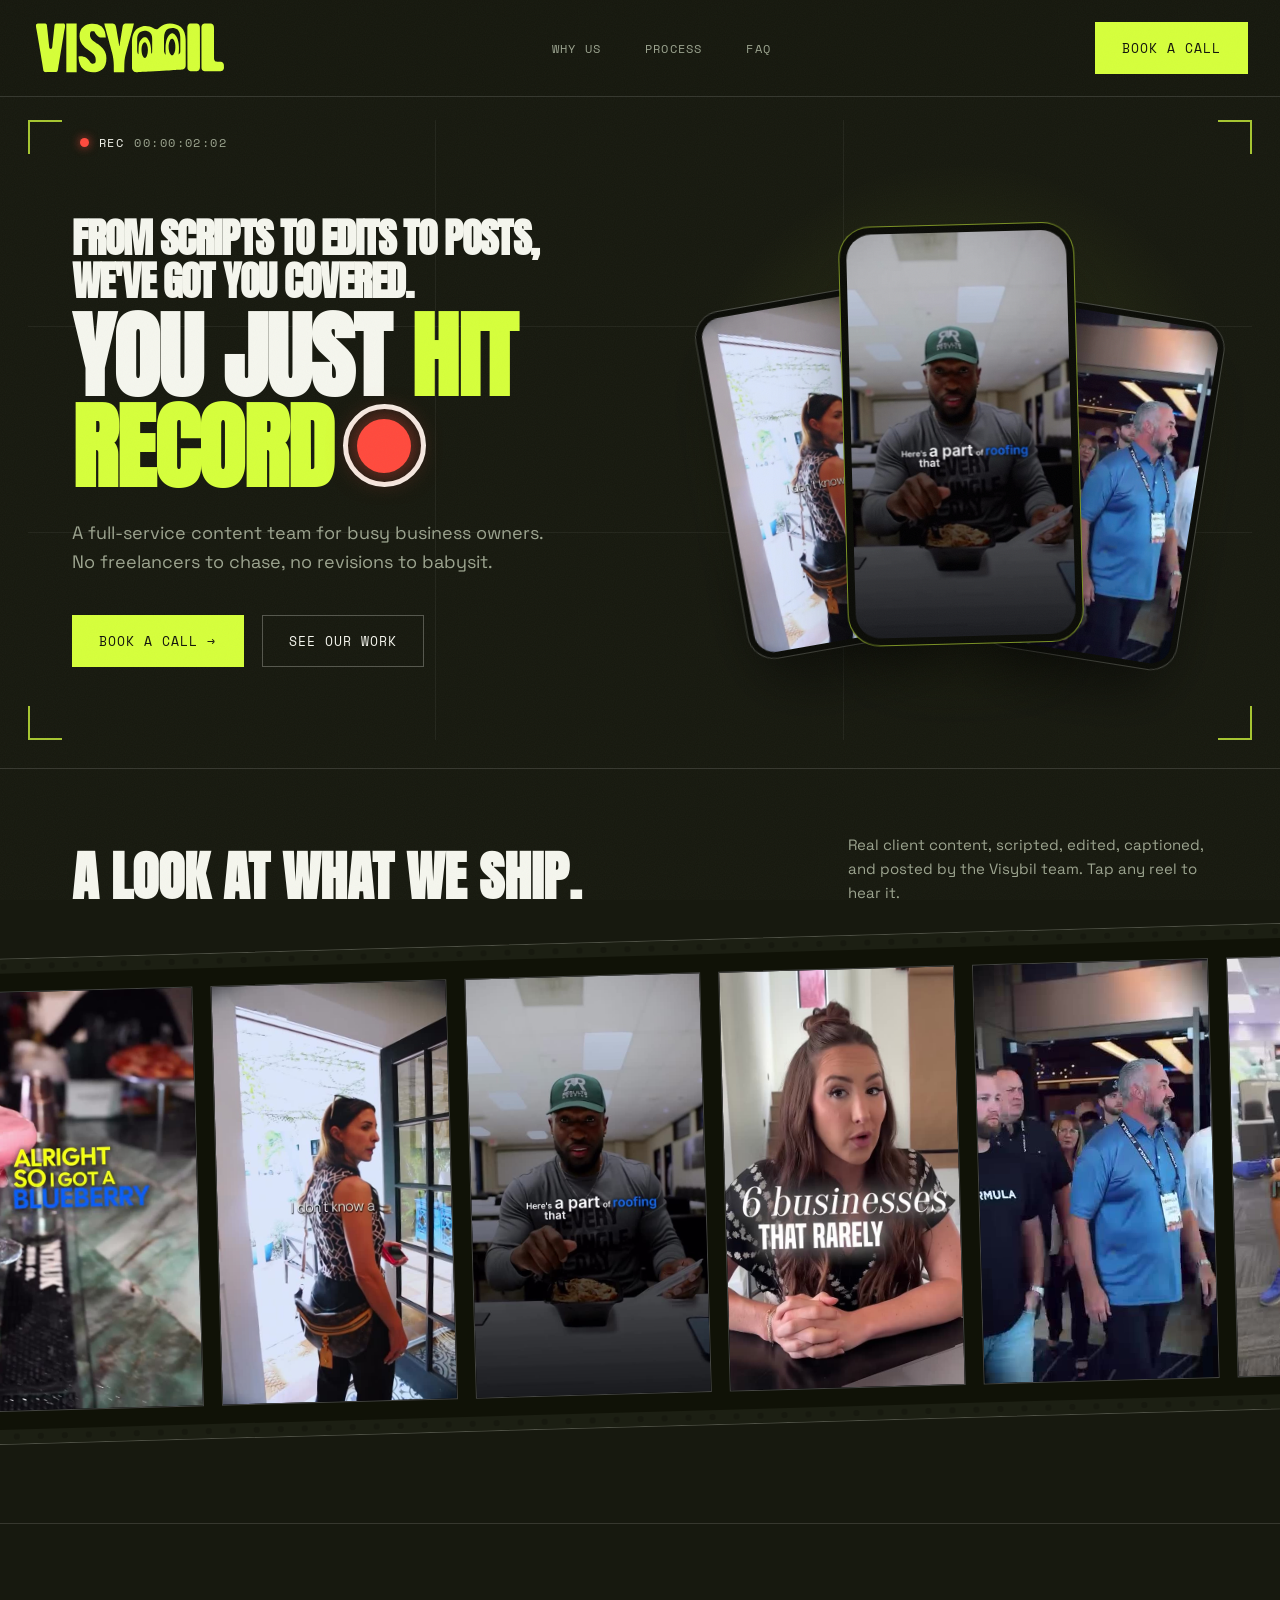
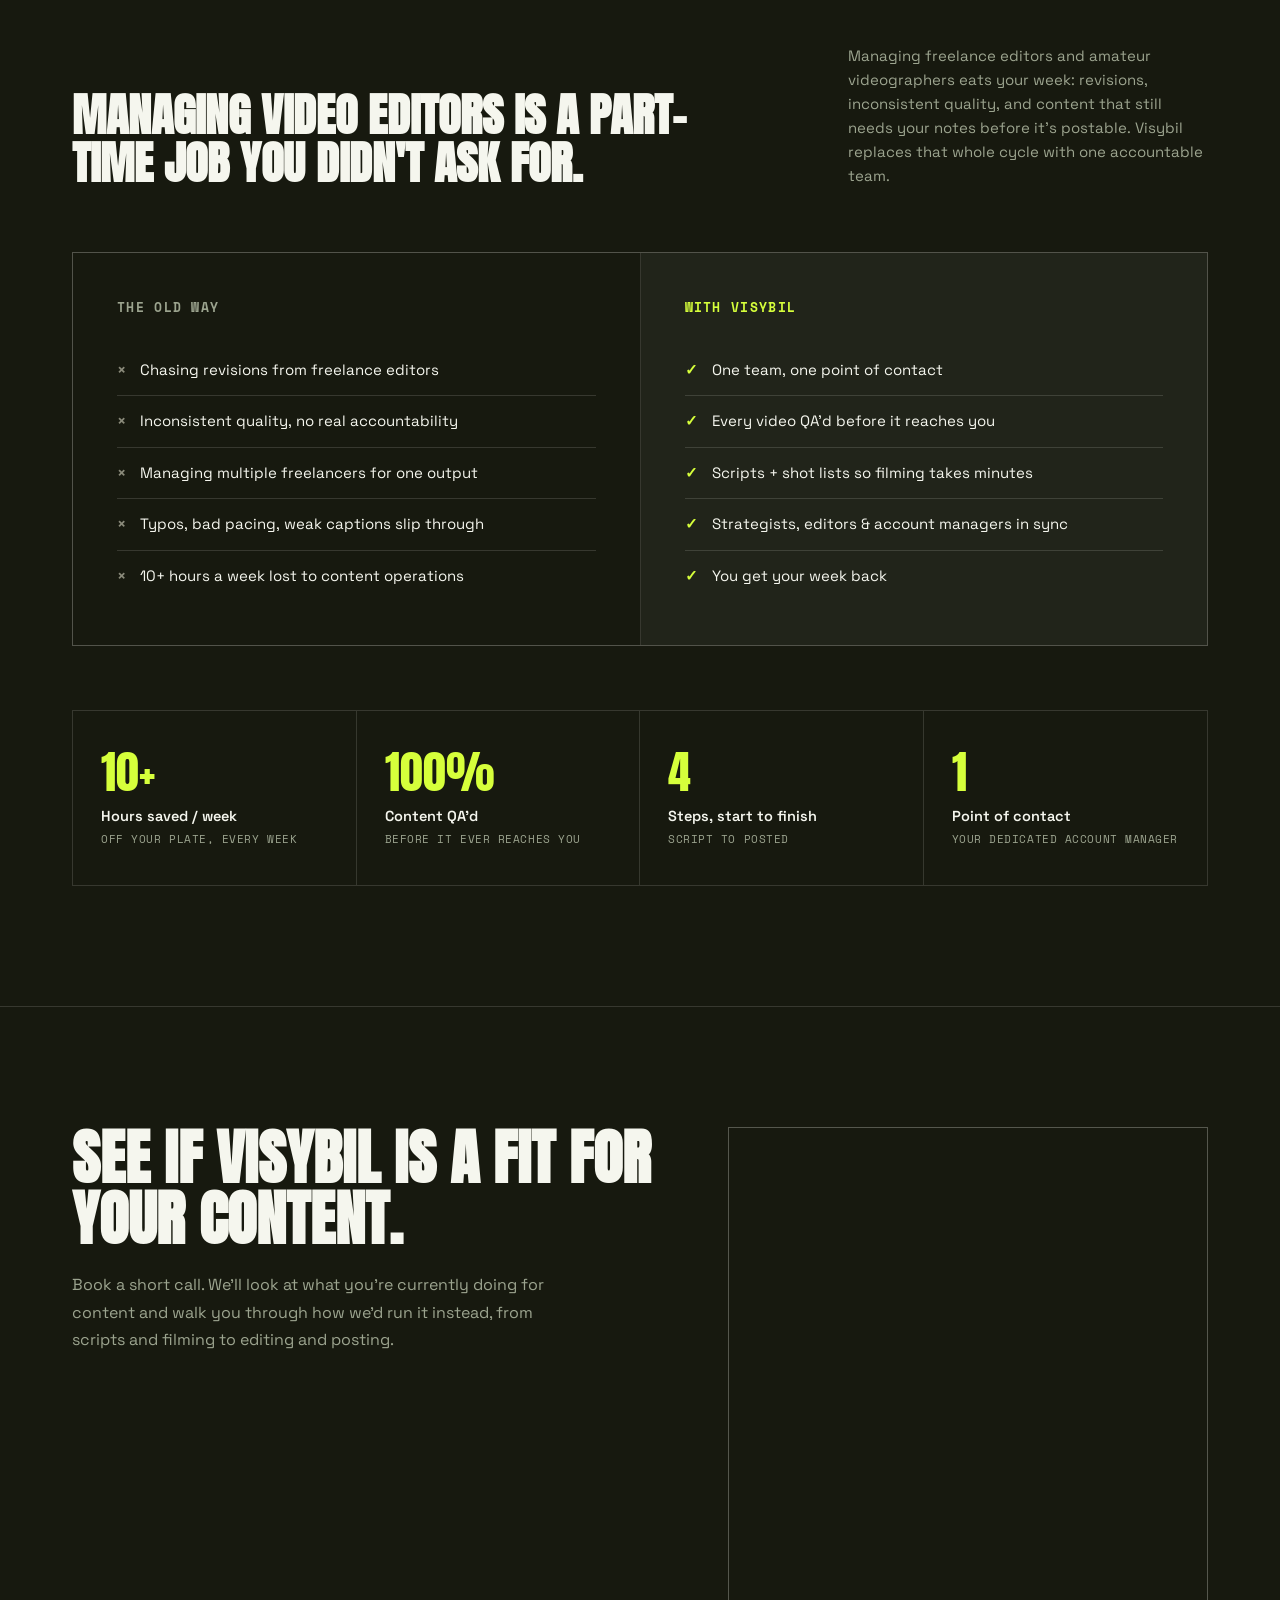
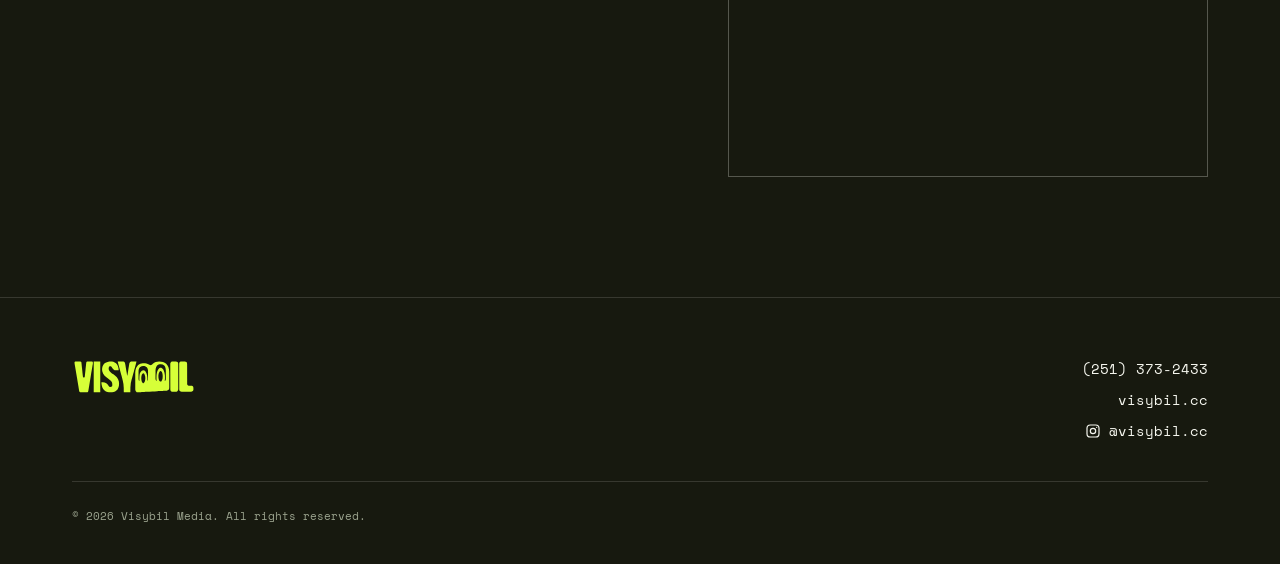
<file: index.html>
<!DOCTYPE html>
<html lang="en">
<head>
<meta charset="UTF-8">
<meta name="viewport" content="width=device-width, initial-scale=1.0">
<title>Visybil | Short-Form Video Content Team</title>
<meta name="description" content="Visybil is a full-service content team. Scripts, editing, captions, QA, and posting, so you never have to manage a freelance editor again.">
<link rel="icon" type="image/svg+xml" href="favicon.svg">
<link rel="preconnect" href="https://fonts.googleapis.com">
<link rel="preconnect" href="https://fonts.gstatic.com" crossorigin>
<link href="https://fonts.googleapis.com/css2?family=Anton&family=Space+Grotesk:wght@400;500;600;700&family=Space+Mono:wght@400;700&display=swap" rel="stylesheet">
<link href="https://assets.calendly.com/assets/external/widget.css" rel="stylesheet">
<link rel="stylesheet" href="styles.css">
</head>
<body>

<div id="glow"></div>

<!-- ============ NAV ============ -->
<nav class="nav">
  <div class="logo-group">
    <a href="index.html" class="logo"><img src="visybil-logo.svg" alt="Visybil"></a>
  </div>
  <div class="nav-links">
    <a href="#why">Why Us</a>
    <a href="process.html">Process</a>
    <a href="faq.html">FAQ</a>
  </div>
  <div class="nav-cta">
    <a href="#contact" class="btn btn-primary"><span>Book a Call</span></a>
  </div>
  <button class="burger" id="burgerBtn" aria-label="Open menu">
    <span></span><span></span><span></span>
  </button>
</nav>

<div class="mobile-menu" id="mobileMenu">
  <button class="mobile-close" id="mobileClose" aria-label="Close menu">×</button>
  <a href="#why">Why Us</a>
  <a href="process.html">Process</a>
  <a href="faq.html">FAQ</a>
</div>

<main>

  <!-- ============ HERO ============ -->
  <section class="hero">
    <!-- camera viewfinder overlay: rule-of-thirds grid, corner marks, REC + running timecode (main.js) -->
    <div class="viewfinder" aria-hidden="true">
      <div class="vf-thirds"></div>
      <span class="vf-corner tl"></span><span class="vf-corner tr"></span>
      <span class="vf-corner bl"></span><span class="vf-corner br"></span>
      <div class="vf-rec"><span class="dot"></span>REC <span class="tc" id="vfTimecode">00:00:00:00</span></div>
    </div>
    <div class="wrap">
      <div class="hero-layout">
        <div class="hero-copy">
          <h1><span class="h1-kicker">FROM SCRIPTS TO EDITS TO POSTS, WE'VE GOT YOU COVERED.</span>YOU JUST <em>HIT <span class="rec-word">RECORD<span class="rec-btn" aria-hidden="true"></span></span></em></h1>
          <p class="hero-sub">A full-service content team for busy business owners. No freelancers to chase, no revisions to babysit.</p>
          <div class="hero-actions">
            <a href="#contact" class="btn btn-primary"><span>Book a Call →</span></a>
            <a href="#work" class="btn btn-ghost"><span>See Our Work</span></a>
          </div>
        </div>
        <!-- three client reels fanned out like phones; swap the src to feature different videos -->
        <div class="hero-reels" aria-hidden="true">
          <div class="phone p1"><video autoplay muted loop playsinline preload="metadata" poster="examples/vis2-poster.jpg"><source src="examples/vis2.mp4" type="video/mp4"></video></div>
          <div class="phone p3"><video autoplay muted loop playsinline preload="metadata" poster="examples/vis5-poster.jpg"><source src="examples/vis5.mp4" type="video/mp4"></video></div>
          <div class="phone p2"><video autoplay muted loop playsinline preload="metadata" poster="examples/vis3-poster.jpg"><source src="examples/vis3.mp4" type="video/mp4"></video></div>
        </div>
      </div>
    </div>
  </section>

  <!-- ============ WORK ============ -->
  <section id="work" class="work">
    <div class="wrap">
      <div class="section-head reveal">
        <div>
          <h2>A Look At What We Ship.</h2>
        </div>
        <p>Real client content, scripted, edited, captioned, and posted by the Visybil team. Tap any reel to hear it.</p>
      </div>
    </div>
    <!-- Moving filmstrip of client reels. main.js doubles the reels for a seamless loop,
         pauses on hover, and only plays reels that are on screen.
         Videos live in /examples (vis1.mp4 ... vis8.mp4). Rename/move a file? Update its src below. -->
    <div class="reel-strip">
      <div class="filmstrip-edge"></div>
      <div class="reel-viewport">
        <div class="reel-track" id="reelTrack">
          <button class="reel" type="button" aria-pressed="false" aria-label="Play reel 1 with sound"><video muted loop playsinline preload="none" poster="examples/vis1-poster.jpg"><source src="examples/vis1.mp4" type="video/mp4"></video><span class="reel-sound" aria-hidden="true"><span class="off"><svg viewBox="0 0 24 24" fill="none" stroke="currentColor" stroke-width="1.8" stroke-linecap="round" stroke-linejoin="round"><path d="M4 9.5v5h3.5L12 18V6L7.5 9.5z"/><path d="M16 9.5l5 5M21 9.5l-5 5"/></svg><span class="lbl">Play with sound</span></span><span class="on"><svg viewBox="0 0 24 24" fill="none" stroke="currentColor" stroke-width="1.8" stroke-linecap="round" stroke-linejoin="round"><path d="M4 9.5v5h3.5L12 18V6L7.5 9.5z"/><path d="M15.5 9a4 4 0 0 1 0 6M18.5 6.5a7.5 7.5 0 0 1 0 11"/></svg><span class="lbl">Mute</span></span></span></button>
          <button class="reel" type="button" aria-pressed="false" aria-label="Play reel 2 with sound"><video muted loop playsinline preload="none" poster="examples/vis2-poster.jpg"><source src="examples/vis2.mp4" type="video/mp4"></video><span class="reel-sound" aria-hidden="true"><span class="off"><svg viewBox="0 0 24 24" fill="none" stroke="currentColor" stroke-width="1.8" stroke-linecap="round" stroke-linejoin="round"><path d="M4 9.5v5h3.5L12 18V6L7.5 9.5z"/><path d="M16 9.5l5 5M21 9.5l-5 5"/></svg><span class="lbl">Play with sound</span></span><span class="on"><svg viewBox="0 0 24 24" fill="none" stroke="currentColor" stroke-width="1.8" stroke-linecap="round" stroke-linejoin="round"><path d="M4 9.5v5h3.5L12 18V6L7.5 9.5z"/><path d="M15.5 9a4 4 0 0 1 0 6M18.5 6.5a7.5 7.5 0 0 1 0 11"/></svg><span class="lbl">Mute</span></span></span></button>
          <button class="reel" type="button" aria-pressed="false" aria-label="Play reel 3 with sound"><video muted loop playsinline preload="none" poster="examples/vis3-poster.jpg"><source src="examples/vis3.mp4" type="video/mp4"></video><span class="reel-sound" aria-hidden="true"><span class="off"><svg viewBox="0 0 24 24" fill="none" stroke="currentColor" stroke-width="1.8" stroke-linecap="round" stroke-linejoin="round"><path d="M4 9.5v5h3.5L12 18V6L7.5 9.5z"/><path d="M16 9.5l5 5M21 9.5l-5 5"/></svg><span class="lbl">Play with sound</span></span><span class="on"><svg viewBox="0 0 24 24" fill="none" stroke="currentColor" stroke-width="1.8" stroke-linecap="round" stroke-linejoin="round"><path d="M4 9.5v5h3.5L12 18V6L7.5 9.5z"/><path d="M15.5 9a4 4 0 0 1 0 6M18.5 6.5a7.5 7.5 0 0 1 0 11"/></svg><span class="lbl">Mute</span></span></span></button>
          <button class="reel" type="button" aria-pressed="false" aria-label="Play reel 4 with sound"><video muted loop playsinline preload="none" poster="examples/vis4-poster.jpg"><source src="examples/vis4.mp4" type="video/mp4"></video><span class="reel-sound" aria-hidden="true"><span class="off"><svg viewBox="0 0 24 24" fill="none" stroke="currentColor" stroke-width="1.8" stroke-linecap="round" stroke-linejoin="round"><path d="M4 9.5v5h3.5L12 18V6L7.5 9.5z"/><path d="M16 9.5l5 5M21 9.5l-5 5"/></svg><span class="lbl">Play with sound</span></span><span class="on"><svg viewBox="0 0 24 24" fill="none" stroke="currentColor" stroke-width="1.8" stroke-linecap="round" stroke-linejoin="round"><path d="M4 9.5v5h3.5L12 18V6L7.5 9.5z"/><path d="M15.5 9a4 4 0 0 1 0 6M18.5 6.5a7.5 7.5 0 0 1 0 11"/></svg><span class="lbl">Mute</span></span></span></button>
          <button class="reel" type="button" aria-pressed="false" aria-label="Play reel 5 with sound"><video muted loop playsinline preload="none" poster="examples/vis5-poster.jpg"><source src="examples/vis5.mp4" type="video/mp4"></video><span class="reel-sound" aria-hidden="true"><span class="off"><svg viewBox="0 0 24 24" fill="none" stroke="currentColor" stroke-width="1.8" stroke-linecap="round" stroke-linejoin="round"><path d="M4 9.5v5h3.5L12 18V6L7.5 9.5z"/><path d="M16 9.5l5 5M21 9.5l-5 5"/></svg><span class="lbl">Play with sound</span></span><span class="on"><svg viewBox="0 0 24 24" fill="none" stroke="currentColor" stroke-width="1.8" stroke-linecap="round" stroke-linejoin="round"><path d="M4 9.5v5h3.5L12 18V6L7.5 9.5z"/><path d="M15.5 9a4 4 0 0 1 0 6M18.5 6.5a7.5 7.5 0 0 1 0 11"/></svg><span class="lbl">Mute</span></span></span></button>
          <button class="reel" type="button" aria-pressed="false" aria-label="Play reel 6 with sound"><video muted loop playsinline preload="none" poster="examples/vis6-poster.jpg"><source src="examples/vis6.mp4" type="video/mp4"></video><span class="reel-sound" aria-hidden="true"><span class="off"><svg viewBox="0 0 24 24" fill="none" stroke="currentColor" stroke-width="1.8" stroke-linecap="round" stroke-linejoin="round"><path d="M4 9.5v5h3.5L12 18V6L7.5 9.5z"/><path d="M16 9.5l5 5M21 9.5l-5 5"/></svg><span class="lbl">Play with sound</span></span><span class="on"><svg viewBox="0 0 24 24" fill="none" stroke="currentColor" stroke-width="1.8" stroke-linecap="round" stroke-linejoin="round"><path d="M4 9.5v5h3.5L12 18V6L7.5 9.5z"/><path d="M15.5 9a4 4 0 0 1 0 6M18.5 6.5a7.5 7.5 0 0 1 0 11"/></svg><span class="lbl">Mute</span></span></span></button>
          <button class="reel" type="button" aria-pressed="false" aria-label="Play reel 7 with sound"><video muted loop playsinline preload="none" poster="examples/vis7-poster.jpg"><source src="examples/vis7.mp4" type="video/mp4"></video><span class="reel-sound" aria-hidden="true"><span class="off"><svg viewBox="0 0 24 24" fill="none" stroke="currentColor" stroke-width="1.8" stroke-linecap="round" stroke-linejoin="round"><path d="M4 9.5v5h3.5L12 18V6L7.5 9.5z"/><path d="M16 9.5l5 5M21 9.5l-5 5"/></svg><span class="lbl">Play with sound</span></span><span class="on"><svg viewBox="0 0 24 24" fill="none" stroke="currentColor" stroke-width="1.8" stroke-linecap="round" stroke-linejoin="round"><path d="M4 9.5v5h3.5L12 18V6L7.5 9.5z"/><path d="M15.5 9a4 4 0 0 1 0 6M18.5 6.5a7.5 7.5 0 0 1 0 11"/></svg><span class="lbl">Mute</span></span></span></button>
          <button class="reel" type="button" aria-pressed="false" aria-label="Play reel 8 with sound"><video muted loop playsinline preload="none" poster="examples/vis8-poster.jpg"><source src="examples/vis8.mp4" type="video/mp4"></video><span class="reel-sound" aria-hidden="true"><span class="off"><svg viewBox="0 0 24 24" fill="none" stroke="currentColor" stroke-width="1.8" stroke-linecap="round" stroke-linejoin="round"><path d="M4 9.5v5h3.5L12 18V6L7.5 9.5z"/><path d="M16 9.5l5 5M21 9.5l-5 5"/></svg><span class="lbl">Play with sound</span></span><span class="on"><svg viewBox="0 0 24 24" fill="none" stroke="currentColor" stroke-width="1.8" stroke-linecap="round" stroke-linejoin="round"><path d="M4 9.5v5h3.5L12 18V6L7.5 9.5z"/><path d="M15.5 9a4 4 0 0 1 0 6M18.5 6.5a7.5 7.5 0 0 1 0 11"/></svg><span class="lbl">Mute</span></span></span></button>
        </div>
      </div>
      <div class="filmstrip-edge"></div>
    </div>
  </section>

  <!-- ============ WHY / PROBLEM + WHAT YOU GET (merged) ============ -->
  <section id="why">
    <div class="wrap">
      <div class="section-head reveal">
        <div>
          <h2 class="why-h2">Managing video editors is a part-time job you didn't ask for.</h2>
        </div>
        <p>Managing freelance editors and amateur videographers eats your week: revisions, inconsistent quality, and content that still needs your notes before it's postable. Visybil replaces that whole cycle with one accountable team.</p>
      </div>
      <div class="compare reveal">
        <div class="compare-col old">
          <h3>The Old Way</h3>
          <ul>
            <li>Chasing revisions from freelance editors</li>
            <li>Inconsistent quality, no real accountability</li>
            <li>Managing multiple freelancers for one output</li>
            <li>Typos, bad pacing, weak captions slip through</li>
            <li>10+ hours a week lost to content operations</li>
          </ul>
        </div>
        <div class="compare-col hi">
          <h3>With Visybil</h3>
          <ul>
            <li>One team, one point of contact</li>
            <li>Every video QA'd before it reaches you</li>
            <li>Scripts + shot lists so filming takes minutes</li>
            <li>Strategists, editors & account managers in sync</li>
            <li>You get your week back</li>
          </ul>
        </div>
      </div>
      <div class="stats-grid reveal">
        <div class="stat-card">
          <div class="num">10+</div>
          <div class="label">Hours saved / week</div>
          <div class="sub">Off your plate, every week</div>
        </div>
        <div class="stat-card">
          <div class="num">100%</div>
          <div class="label">Content QA'd</div>
          <div class="sub">Before it ever reaches you</div>
        </div>
        <div class="stat-card">
          <div class="num">4</div>
          <div class="label">Steps, start to finish</div>
          <div class="sub">Script to posted</div>
        </div>
        <div class="stat-card">
          <div class="num">1</div>
          <div class="label">Point of contact</div>
          <div class="sub">Your dedicated account manager</div>
        </div>
      </div>
    </div>
  </section>

  <!-- ============ CONTACT ============ -->
  <section id="contact" class="contact">
    <div class="wrap">
      <div class="contact-inner">
        <div class="reveal">
          <h2>See if Visybil is a fit for your content.</h2>
          <p class="contact-copy">Book a short call. We'll look at what you're currently doing for content and walk you through how we'd run it instead, from scripts and filming to editing and posting.</p>
        </div>
        <div class="reveal">
          <div class="calendly-inline-widget" data-url="https://calendly.com/syedazki/30min?background_color=17190f&text_color=f5f6ee&primary_color=d6ff3b" style="min-width:280px;height:650px;border:1px solid var(--line-strong);"></div>
        </div>
      </div>
    </div>
  </section>

</main>

<!-- ============ FOOTER ============ -->
<footer>
  <div class="wrap">
    <div class="footer-top">
      <div>
        <div class="footer-logo"><img src="visybil-logo.svg" alt="Visybil"></div>
      </div>
      <div class="footer-contact">
        <a href="tel:+12513732433">(251) 373-2433</a>
        <a href="https://visybil.cc">visybil.cc</a>
        <a href="https://www.instagram.com/visybil.cc/" target="_blank" rel="noopener" class="footer-ig"><svg viewBox="0 0 24 24" fill="none" stroke="currentColor" stroke-width="1.8" aria-hidden="true"><rect x="3" y="3" width="18" height="18" rx="5"/><circle cx="12" cy="12" r="4"/><circle cx="17.5" cy="6.5" r="1" fill="currentColor" stroke="none"/></svg>@visybil.cc</a>
      </div>
    </div>
    <div class="footer-bottom">
      <span>© 2026 Visybil Media. All rights reserved.</span>
    </div>
  </div>
</footer>

<script src="main.js"></script>
<script src="https://assets.calendly.com/assets/external/widget.js" async></script>

</body>
</html>
</file>
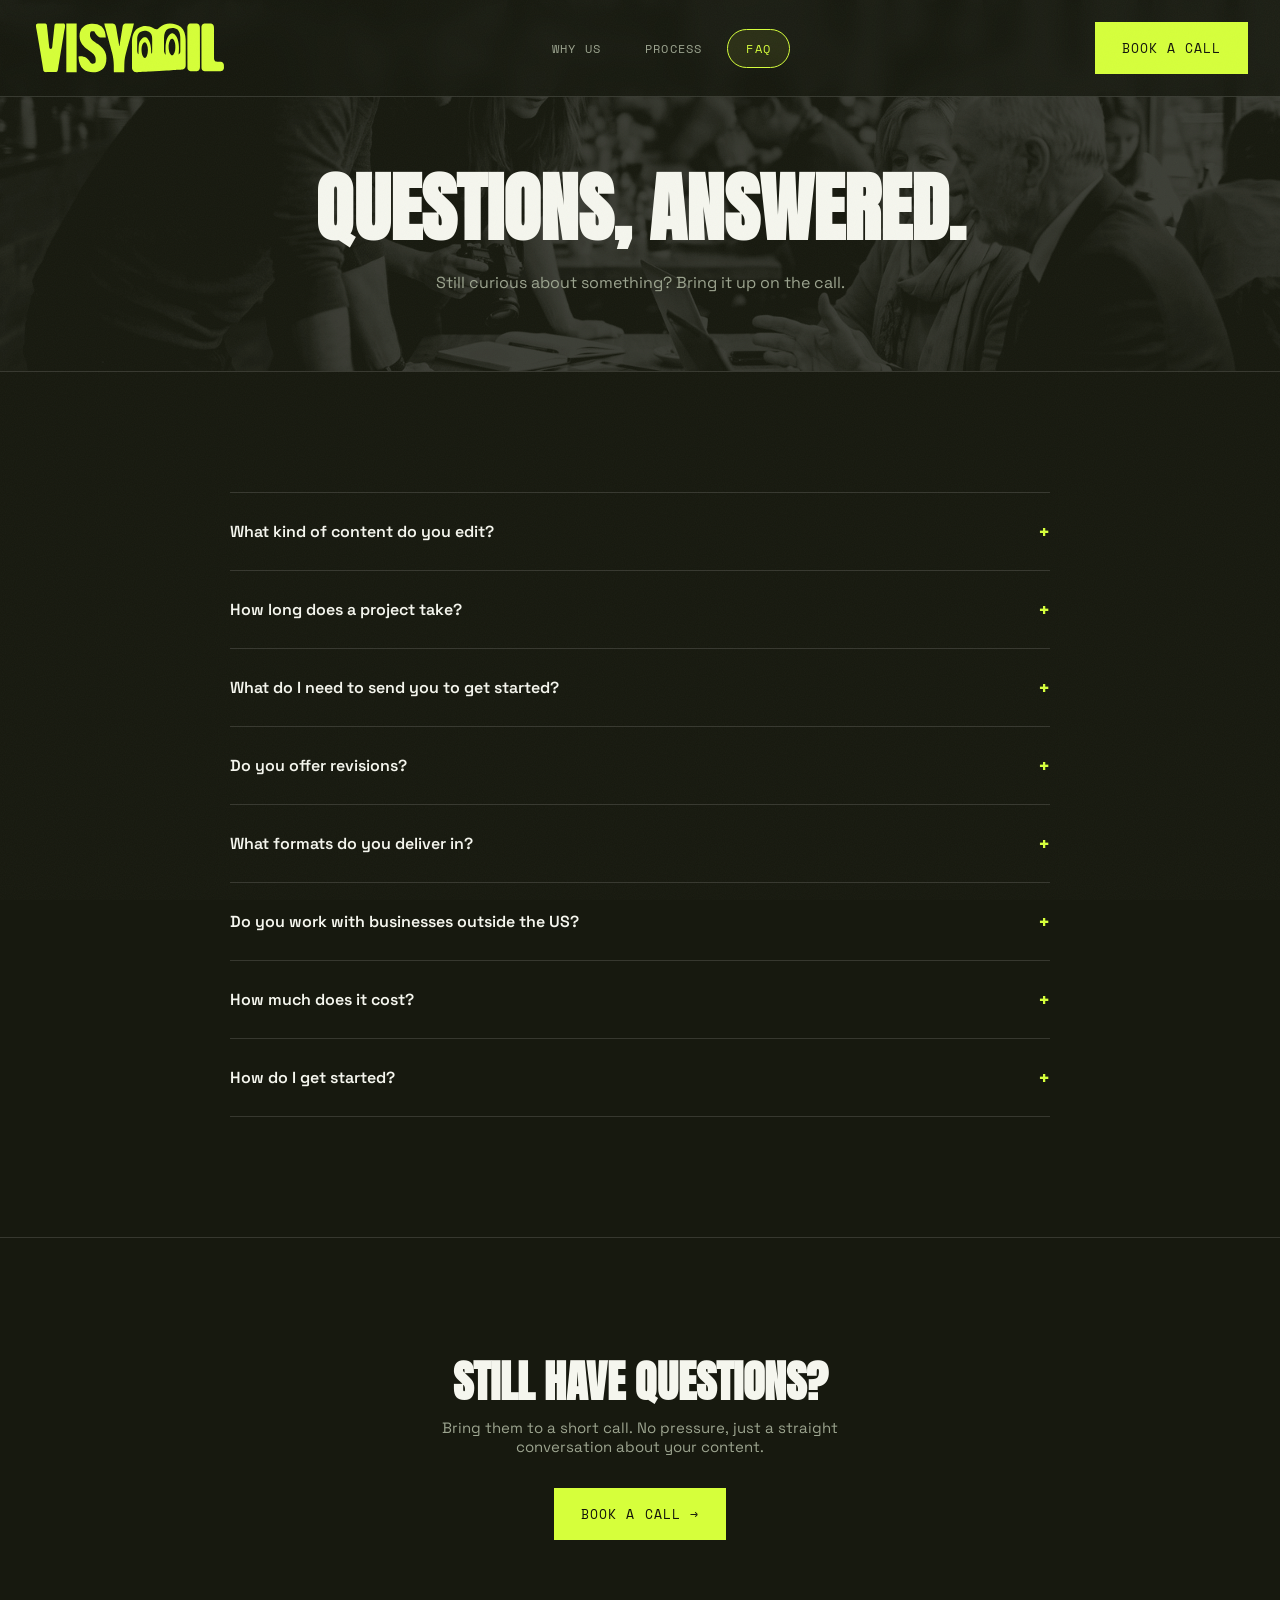
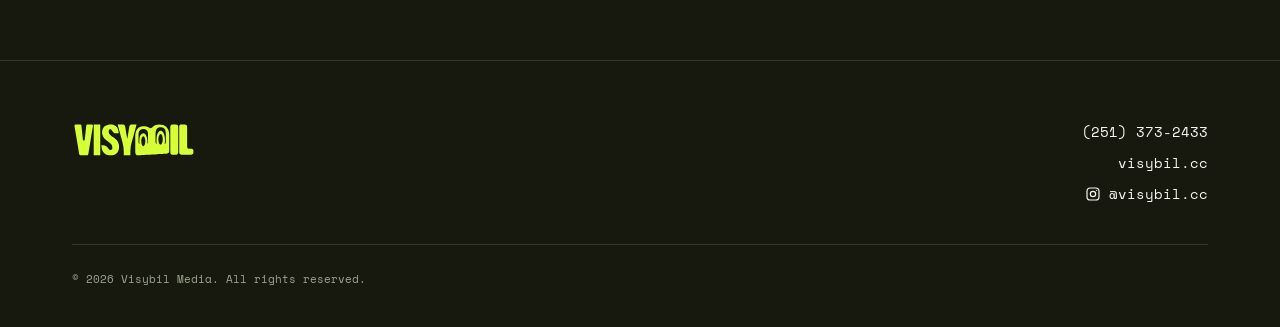
<file: faq.html>
<!DOCTYPE html>
<html lang="en">
<head>
<meta charset="UTF-8">
<meta name="viewport" content="width=device-width, initial-scale=1.0">
<title>FAQ | Visybil</title>
<meta name="description" content="Answers to common questions about how Visybil works.">
<link rel="icon" type="image/svg+xml" href="favicon.svg">
<link rel="preconnect" href="https://fonts.googleapis.com">
<link rel="preconnect" href="https://fonts.gstatic.com" crossorigin>
<link href="https://fonts.googleapis.com/css2?family=Anton&family=Space+Grotesk:wght@400;500;600;700&family=Space+Mono:wght@400;700&display=swap" rel="stylesheet">
<link rel="stylesheet" href="styles.css">
</head>
<body>

<div id="glow"></div>

<!-- ============ NAV ============ -->
<nav class="nav">
  <div class="logo-group">
    <a href="index.html" class="logo"><img src="visybil-logo.svg" alt="Visybil"></a>
  </div>
  <div class="nav-links">
    <a href="index.html#why">Why Us</a>
    <a href="process.html">Process</a>
    <a href="faq.html" class="active">FAQ</a>
  </div>
  <div class="nav-cta">
    <a href="index.html#contact" class="btn btn-primary"><span>Book a Call</span></a>
  </div>
  <button class="burger" id="burgerBtn" aria-label="Open menu">
    <span></span><span></span><span></span>
  </button>
</nav>

<div class="mobile-menu" id="mobileMenu">
  <button class="mobile-close" id="mobileClose" aria-label="Close menu">×</button>
  <a href="index.html#why">Why Us</a>
  <a href="process.html">Process</a>
  <a href="faq.html" class="active">FAQ</a>
</div>

<main>

  <!-- ============ PAGE HERO ============ -->
  <section class="page-hero">
    <img class="bg-photo" src="images/faq-bg.jpg" alt="" onerror="this.style.display='none'">
    <div class="wrap">
      <h1>Questions, Answered.</h1>
      <p class="page-sub">Still curious about something? Bring it up on the call.</p>
    </div>
  </section>

  <!-- ============ FAQ LIST ============ -->
  <section id="faq">
    <div class="wrap">
      <div class="faq-list reveal">
        <details class="faq-item">
          <summary>What kind of content do you edit?</summary>
          <div class="faq-a">Mainly short-form social content: Reels, TikToks, and YouTube Shorts, scripted and captioned, ready to post.</div>
        </details>
        <details class="faq-item">
          <summary>How long does a project take?</summary>
          <div class="faq-a">Depends on your volume and how much footage you send. We'll walk through realistic timelines on your call.</div>
        </details>
        <details class="faq-item">
          <summary>What do I need to send you to get started?</summary>
          <div class="faq-a">Raw footage, filmed off the scripts and shot list our strategists send you. You drop it into a shared drive and we take it from there.</div>
        </details>
        <details class="faq-item">
          <summary>Do you offer revisions?</summary>
          <div class="faq-a">Every video is QA'd internally by a creative strategist before it reaches you, so what you get is meant to be ready to post. If something's off, we fix it.</div>
        </details>
        <details class="faq-item">
          <summary>What formats do you deliver in?</summary>
          <div class="faq-a">Typically vertical 9:16 for Reels, TikTok, and Shorts, captioned to your standard. Other formats on request.</div>
        </details>
        <details class="faq-item">
          <summary>Do you work with businesses outside the US?</summary>
          <div class="faq-a">Yes. Everything runs through scripts, a shared drive, and calls, so location doesn't matter.</div>
        </details>
        <details class="faq-item">
          <summary>How much does it cost?</summary>
          <div class="faq-a">Depends on your content volume and scope. We'll walk through pricing on your call.</div>
        </details>
        <details class="faq-item">
          <summary>How do I get started?</summary>
          <div class="faq-a"><a href="index.html#contact" class="faq-link">Book a call</a>, pick a time that works, and we'll take it from there.</div>
        </details>
      </div>
    </div>
  </section>

  <!-- ============ PAGE CTA ============ -->
  <section class="page-cta">
    <div class="wrap">
      <div class="reveal">
        <h2>Still have questions?</h2>
        <p>Bring them to a short call. No pressure, just a straight conversation about your content.</p>
        <div class="hero-actions">
          <a href="index.html#contact" class="btn btn-primary"><span>Book a Call →</span></a>
        </div>
      </div>
    </div>
  </section>

</main>

<!-- ============ FOOTER ============ -->
<footer>
  <div class="wrap">
    <div class="footer-top">
      <div>
        <div class="footer-logo"><img src="visybil-logo.svg" alt="Visybil"></div>
      </div>
      <div class="footer-contact">
        <a href="tel:+12513732433">(251) 373-2433</a>
        <a href="https://visybil.cc">visybil.cc</a>
        <a href="https://www.instagram.com/visybil.cc/" target="_blank" rel="noopener" class="footer-ig"><svg viewBox="0 0 24 24" fill="none" stroke="currentColor" stroke-width="1.8" aria-hidden="true"><rect x="3" y="3" width="18" height="18" rx="5"/><circle cx="12" cy="12" r="4"/><circle cx="17.5" cy="6.5" r="1" fill="currentColor" stroke="none"/></svg>@visybil.cc</a>
      </div>
    </div>
    <div class="footer-bottom">
      <span>© 2026 Visybil Media. All rights reserved.</span>
    </div>
  </div>
</footer>

<script src="main.js"></script>

</body>
</html>
</file>
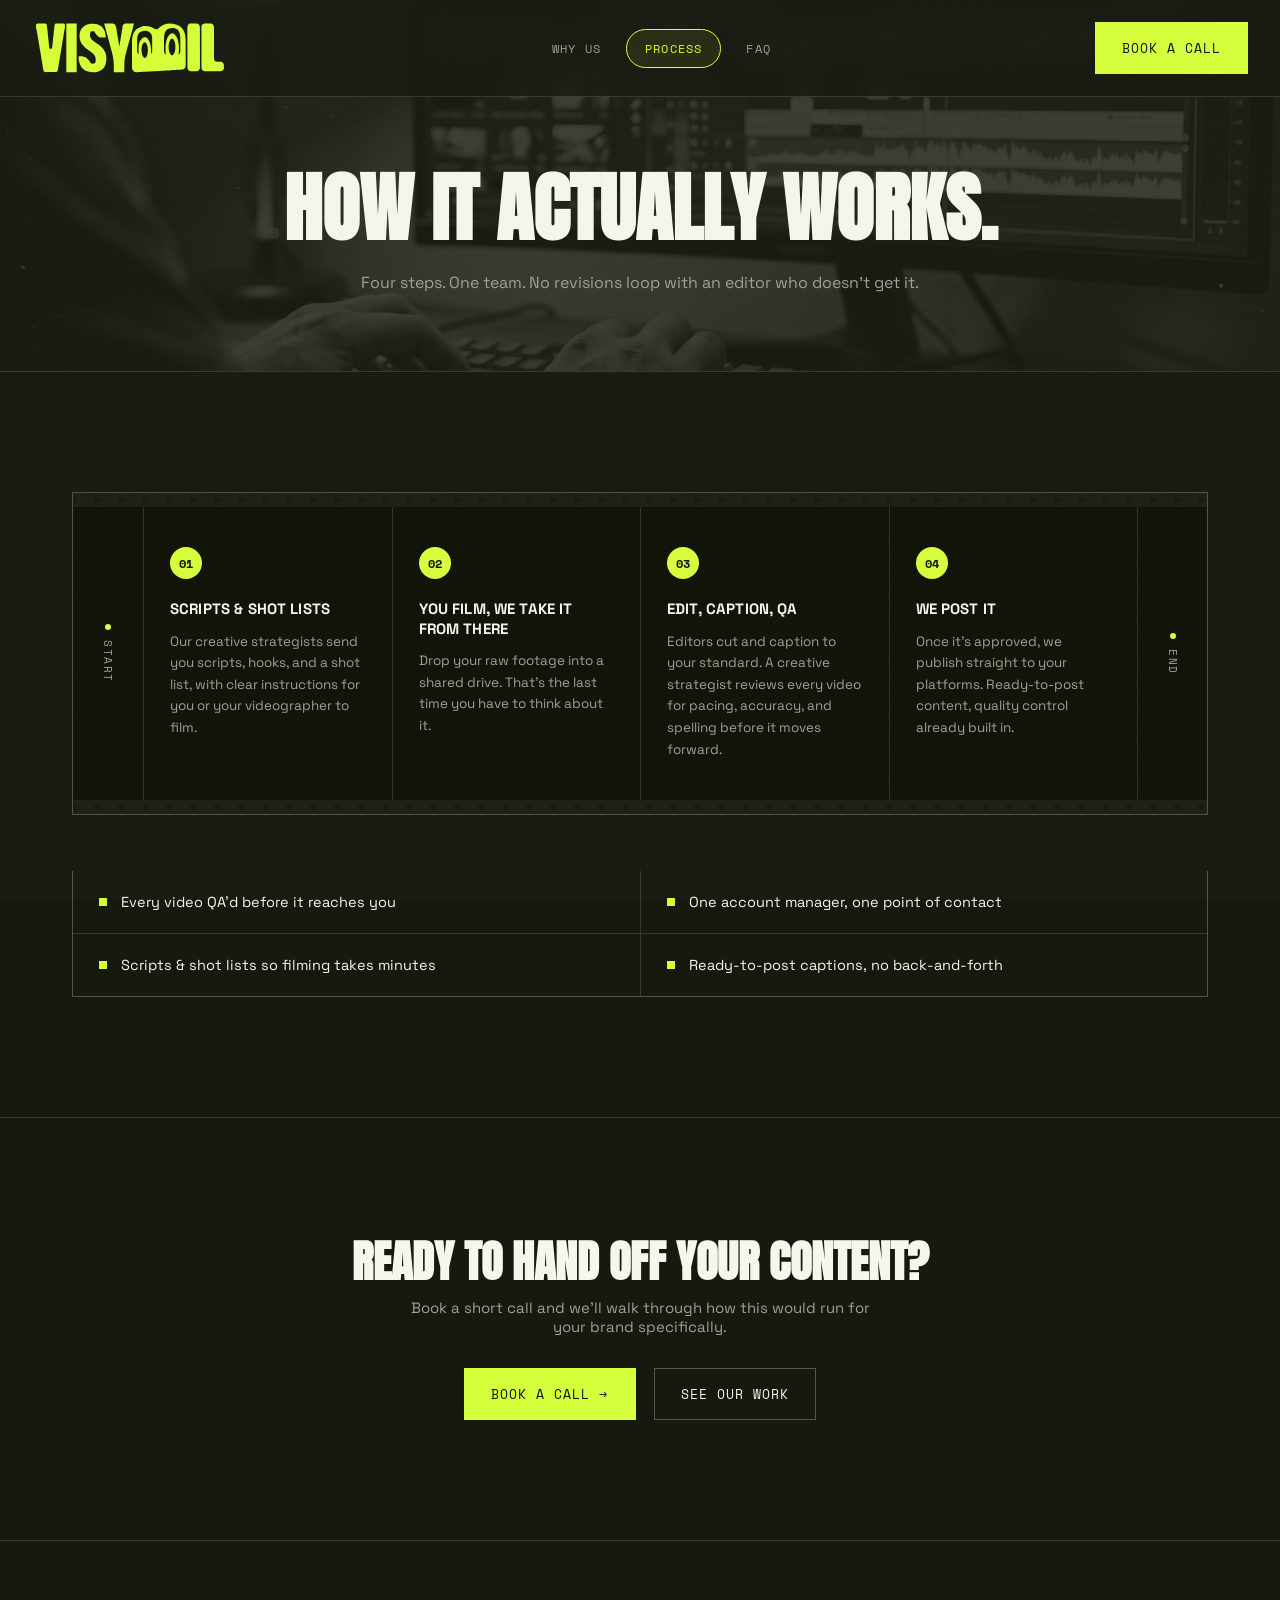
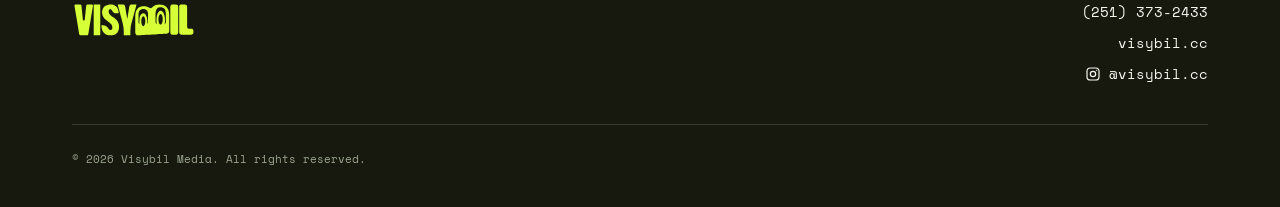
<file: process.html>
<!DOCTYPE html>
<html lang="en">
<head>
<meta charset="UTF-8">
<meta name="viewport" content="width=device-width, initial-scale=1.0">
<title>Process | Visybil</title>
<meta name="description" content="How Visybil actually works: scripts, filming, editing, QA, and posting, in four steps.">
<link rel="icon" type="image/svg+xml" href="favicon.svg">
<link rel="preconnect" href="https://fonts.googleapis.com">
<link rel="preconnect" href="https://fonts.gstatic.com" crossorigin>
<link href="https://fonts.googleapis.com/css2?family=Anton&family=Space+Grotesk:wght@400;500;600;700&family=Space+Mono:wght@400;700&display=swap" rel="stylesheet">
<link rel="stylesheet" href="styles.css">
</head>
<body>

<div id="glow"></div>

<!-- ============ NAV ============ -->
<nav class="nav">
  <div class="logo-group">
    <a href="index.html" class="logo"><img src="visybil-logo.svg" alt="Visybil"></a>
  </div>
  <div class="nav-links">
    <a href="index.html#why">Why Us</a>
    <a href="process.html" class="active">Process</a>
    <a href="faq.html">FAQ</a>
  </div>
  <div class="nav-cta">
    <a href="index.html#contact" class="btn btn-primary"><span>Book a Call</span></a>
  </div>
  <button class="burger" id="burgerBtn" aria-label="Open menu">
    <span></span><span></span><span></span>
  </button>
</nav>

<div class="mobile-menu" id="mobileMenu">
  <button class="mobile-close" id="mobileClose" aria-label="Close menu">×</button>
  <a href="index.html#why">Why Us</a>
  <a href="process.html" class="active">Process</a>
  <a href="faq.html">FAQ</a>
</div>

<main>

  <!-- ============ PAGE HERO ============ -->
  <section class="page-hero">
    <img class="bg-photo" src="images/process-bg.jpg" alt="" onerror="this.style.display='none'">
    <div class="wrap">
      <h1>How It Actually Works.</h1>
      <p class="page-sub">Four steps. One team. No revisions loop with an editor who doesn't get it.</p>
    </div>
  </section>

  <!-- ============ PROCESS — FILMSTRIP ============ -->
  <section id="process">
    <div class="wrap">
      <div class="filmstrip reveal">
        <div class="filmstrip-edge"></div>
        <div class="filmstrip-track">
          <div class="filmstrip-marker"><span class="dot"></span>START</div>

          <div class="filmstrip-step">
            <div class="num-badge">01</div>
            <h3>Scripts & Shot Lists</h3>
            <p>Our creative strategists send you scripts, hooks, and a shot list, with clear instructions for you or your videographer to film.</p>
          </div>

          <div class="filmstrip-step">
            <div class="num-badge">02</div>
            <h3>You Film, We Take It From There</h3>
            <p>Drop your raw footage into a shared drive. That's the last time you have to think about it.</p>
          </div>

          <div class="filmstrip-step">
            <div class="num-badge">03</div>
            <h3>Edit, Caption, QA</h3>
            <p>Editors cut and caption to your standard. A creative strategist reviews every video for pacing, accuracy, and spelling before it moves forward.</p>
          </div>

          <div class="filmstrip-step">
            <div class="num-badge">04</div>
            <h3>We Post It</h3>
            <p>Once it's approved, we publish straight to your platforms. Ready-to-post content, quality control already built in.</p>
          </div>

          <div class="filmstrip-marker"><span class="dot"></span>END</div>
        </div>
        <div class="filmstrip-edge"></div>
      </div>

      <div class="highlight-grid reveal">
        <div class="highlight-item"><span class="dot"></span>Every video QA'd before it reaches you</div>
        <div class="highlight-item"><span class="dot"></span>One account manager, one point of contact</div>
        <div class="highlight-item"><span class="dot"></span>Scripts & shot lists so filming takes minutes</div>
        <div class="highlight-item"><span class="dot"></span>Ready-to-post captions, no back-and-forth</div>
      </div>
    </div>
  </section>

  <!-- ============ PAGE CTA ============ -->
  <section class="page-cta">
    <div class="wrap">
      <div class="reveal">
        <h2>Ready to hand off your content?</h2>
        <p>Book a short call and we'll walk through how this would run for your brand specifically.</p>
        <div class="hero-actions">
          <a href="index.html#contact" class="btn btn-primary"><span>Book a Call →</span></a>
          <a href="index.html#work" class="btn btn-ghost"><span>See Our Work</span></a>
        </div>
      </div>
    </div>
  </section>

</main>

<!-- ============ FOOTER ============ -->
<footer>
  <div class="wrap">
    <div class="footer-top">
      <div>
        <div class="footer-logo"><img src="visybil-logo.svg" alt="Visybil"></div>
      </div>
      <div class="footer-contact">
        <a href="tel:+12513732433">(251) 373-2433</a>
        <a href="https://visybil.cc">visybil.cc</a>
        <a href="https://www.instagram.com/visybil.cc/" target="_blank" rel="noopener" class="footer-ig"><svg viewBox="0 0 24 24" fill="none" stroke="currentColor" stroke-width="1.8" aria-hidden="true"><rect x="3" y="3" width="18" height="18" rx="5"/><circle cx="12" cy="12" r="4"/><circle cx="17.5" cy="6.5" r="1" fill="currentColor" stroke="none"/></svg>@visybil.cc</a>
      </div>
    </div>
    <div class="footer-bottom">
      <span>© 2026 Visybil Media. All rights reserved.</span>
    </div>
  </div>
</footer>

<script src="main.js"></script>

</body>
</html>
</file>
<file: styles.css>
/* ===================== RESET / BASE ===================== */
:root{
  --bg: #17190F;
  --bg-alt: #1E2115;
  --panel: #21241A;
  --line: rgba(245,246,238,0.14);
  --line-strong: rgba(245,246,238,0.28);
  --text: #F5F6EE;
  --muted: #9CA48F;
  --lime: #D6FF3B;
  --lime-dim: #A8CC2E;
  --rec: #FF4A3D;
  --maxw: 1200px;
}
*,*::before,*::after{box-sizing:border-box;}
html{scroll-behavior:smooth;}
body{
  margin:0;
  background:var(--bg);
  color:var(--text);
  font-family:'Space Grotesk', sans-serif;
  -webkit-font-smoothing:antialiased;
  overflow-x:hidden;
}
img,svg{display:block;max-width:100%;}
a{color:inherit;text-decoration:none;}
ul{margin:0;padding:0;list-style:none;}
h1,h2,h3,p{margin:0;}
.wrap{max-width:var(--maxw); margin:0 auto; padding:0 32px;}
.eyebrow{
  font-family:'Space Mono', monospace;
  text-transform:uppercase;
  letter-spacing:0.18em;
  font-size:12px;
  color:var(--lime);
  display:flex;
  align-items:center;
  gap:10px;
}
.eyebrow::before{
  content:'';
  width:8px;height:8px;
  background:var(--lime);
  display:inline-block;
}
.btn{
  font-family:'Space Mono', monospace;
  font-size:13px;
  text-transform:uppercase;
  letter-spacing:0.08em;
  padding:15px 26px;
  border:1px solid var(--line-strong);
  display:inline-flex;
  align-items:center;
  gap:10px;
  white-space:nowrap;
  cursor:pointer;
  background:transparent;
  color:var(--text);
  transition:background .18s ease, color .18s ease, border-color .18s ease, transform .18s ease;
}
.btn-primary{
  background:var(--lime);
  color:#12140B;
  border-color:var(--lime);
}
.btn-primary:hover{ background:transparent; color:var(--lime); transform:translateY(-2px); }
.btn-ghost{ background:transparent; color:var(--text); }
.btn-ghost:hover{ border-color:var(--lime); color:var(--lime); transform:translateY(-2px); }
.btn-ghost span, .btn-primary span{ display:inline-block; }

/* faint grain overlay */
body::after{
  content:'';
  position:fixed; inset:0;
  pointer-events:none;
  z-index:999;
  opacity:0.035;
  background-image:url("data:image/svg+xml;utf8,<svg xmlns='http://www.w3.org/2000/svg' width='120' height='120'><filter id='n'><feTurbulence type='fractalNoise' baseFrequency='0.9' numOctaves='2' stitchTiles='stitch'/></filter><rect width='100%25' height='100%25' filter='url(%23n)'/></svg>");
}

/* ===================== NAV ===================== */
.nav{
  position:fixed; top:0; left:0; right:0; z-index:500;
  display:flex; align-items:center; justify-content:space-between;
  padding:18px 32px;
  background:rgba(23,25,15,0.82);
  backdrop-filter:blur(10px);
  border-bottom:1px solid var(--line);
}
.logo-group{ display:flex; align-items:center; gap:16px; }
.nav .logo{ display:flex; align-items:center; }
.nav .logo img{ height:60px; width:auto; display:block; }
.nav-tag{
  font-family:'Space Mono', monospace;
  font-size:15px;
  color:var(--muted);
  letter-spacing:0.04em;
  white-space:nowrap;
}
.nav-links{ display:flex; align-items:center; gap:6px; }
.nav-links a{
  font-family:'Space Mono', monospace;
  font-size:12px;
  text-transform:uppercase;
  letter-spacing:0.1em;
  color:var(--muted);
  padding:10px 18px;
  border:1px solid transparent;
  border-radius:999px;
  transition:border-color .18s ease, color .18s ease, background .18s ease;
}
.nav-links a:hover{ color:var(--text); border-color:var(--line-strong); }
.nav-links a.active{ color:var(--lime); border-color:var(--lime); background:rgba(214,255,59,0.08); }
.nav-links a.alt{ border-color:var(--line-strong); border-style:dashed; color:var(--lime-dim); }
.nav-links a.alt:hover{ border-color:var(--lime); color:var(--lime); }
.nav-links a.alt.active{ border-style:dashed; background:rgba(214,255,59,0.08); }
.nav-cta{ display:flex; align-items:center; gap:24px; }
.burger{ display:none; flex-direction:column; gap:5px; background:none; border:0; cursor:pointer; }
.burger span{ width:24px; height:2px; background:var(--text); display:block; }

.mobile-menu{
  position:fixed; inset:0; background:var(--bg); z-index:600;
  display:none; flex-direction:column; padding:100px 32px 40px;
  gap:28px;
}
.mobile-menu.open{ display:flex; }
.mobile-menu a{
  font-family:'Anton', sans-serif; font-size:34px; text-transform:uppercase;
}
.mobile-menu a.active{ color:var(--lime); }
.mobile-menu a.alt{ color:var(--lime-dim); }
.mobile-close{
  position:absolute; top:26px; right:32px; background:none; border:0; color:var(--text);
  font-size:28px; cursor:pointer;
}

/* ===================== HERO (camera viewfinder + fanned reels) ===================== */
.hero{
  padding:172px 0 56px;
  position:relative;
  border-bottom:1px solid var(--line);
  overflow:hidden;
}
.hero > .wrap{ width:100%; position:relative; z-index:1; }

.viewfinder{ --vf-line:rgba(245,246,238,0.055); position:absolute; inset:120px 28px 28px; pointer-events:none; z-index:0; }
.vf-thirds{
  position:absolute; inset:0;
  background:
    linear-gradient(90deg, transparent calc(33.333% - 1px), var(--vf-line) calc(33.333% - 1px) 33.333%, transparent 33.333% calc(66.666% - 1px), var(--vf-line) calc(66.666% - 1px) 66.666%, transparent 66.666%),
    linear-gradient(180deg, transparent calc(33.333% - 1px), var(--vf-line) calc(33.333% - 1px) 33.333%, transparent 33.333% calc(66.666% - 1px), var(--vf-line) calc(66.666% - 1px) 66.666%, transparent 66.666%);
}
.vf-corner{ position:absolute; width:34px; height:34px; border:0 solid var(--lime); opacity:0.75; }
.vf-corner.tl{ top:0; left:0; border-top-width:2px; border-left-width:2px; }
.vf-corner.tr{ top:0; right:0; border-top-width:2px; border-right-width:2px; }
.vf-corner.bl{ bottom:0; left:0; border-bottom-width:2px; border-left-width:2px; }
.vf-corner.br{ bottom:0; right:0; border-bottom-width:2px; border-right-width:2px; }
.vf-rec{
  position:absolute; top:14px; left:52px;
  display:flex; align-items:center; gap:10px;
  font-family:'Space Mono', monospace; font-size:12px; letter-spacing:0.12em; color:var(--text);
}
.vf-rec .dot{ width:9px; height:9px; border-radius:50%; background:var(--rec); box-shadow:0 0 10px rgba(255,74,61,0.8); animation:rec-blink 1.4s steps(1) infinite; }
.vf-rec .tc{ color:var(--muted); font-variant-numeric:tabular-nums; }
@keyframes rec-blink{ 50%{ opacity:0.15; } }

.hero-layout{ display:grid; grid-template-columns:minmax(0,1.1fr) minmax(0,0.9fr); gap:40px; align-items:center; }
.hero h1{
  font-family:'Anton', sans-serif;
  font-size:clamp(48px, 7.4vw, 108px);
  line-height:0.96;
  text-transform:uppercase;
  letter-spacing:-0.01em;
}
.hero h1 em{ font-style:normal; color:var(--lime); }
.hero h1 .h1-kicker{ display:block; font-size:0.42em; line-height:1.08; margin-bottom:0.2em; max-width:24ch; }
.hero-sub{ margin-top:26px; max-width:31em; text-wrap:balance; font-size:18px; line-height:1.6; color:var(--muted); }
/* record button that stands in for the headline's full stop */
.hero h1 .rec-word{ white-space:nowrap; }
.rec-btn{
  display:inline-block; position:relative;
  /* sized to the font's capital height so it sits flush with the letters */
  width:0.875em; height:0.875em; margin-left:0.1em;
  border-radius:50%; border:0.06em solid var(--text);
}
.rec-btn::after{
  content:''; position:absolute; inset:0.1em; border-radius:50%;
  background:var(--rec); box-shadow:0 0 0.3em rgba(255,74,61,0.6);
  animation:rec-pulse 1.6s ease-in-out infinite;
}
@keyframes rec-pulse{ 50%{ transform:scale(0.84); box-shadow:0 0 0.55em rgba(255,74,61,0.9); } }
.hero .hero-actions{ justify-content:flex-start; margin-top:38px; }

/* fanned phones: one deal-in on page load, then the videos do the moving */
.hero-reels{ position:relative; height:540px; }
.hero-reels::before{
  content:''; position:absolute; left:50%; top:50%; width:560px; height:560px; transform:translate(-50%,-50%);
  background:radial-gradient(closest-side, rgba(214,255,59,0.22), rgba(214,255,59,0.05) 62%, transparent);
  pointer-events:none;
}
.phone{
  --x:0px; --y:0px; --r:0deg; --s:1; --d:0s;
  position:absolute; left:50%; top:50%;
  width:236px; aspect-ratio:9/16;
  padding:7px; border-radius:32px;
  background:#0B0C07; border:1px solid var(--line-strong);
  box-shadow:0 40px 80px -24px rgba(0,0,0,0.75);
  transform:translate(-50%,-50%) translate(var(--x), var(--y)) rotate(var(--r)) scale(var(--s));
  animation:deal .95s cubic-bezier(.2,.75,.25,1) both;
  animation-delay:var(--d);
}
.phone video{ width:100%; height:100%; object-fit:cover; display:block; border-radius:25px; background:#000; }
.phone.p1{ --x:-142px; --y:30px; --r:-10deg; --s:.84; --d:.15s; z-index:1; }
.phone.p3{ --x:142px; --y:42px; --r:9deg; --s:.84; --d:.3s; z-index:2; }
.phone.p2{ --y:-8px; --r:-1.5deg; z-index:3; border-color:rgba(214,255,59,0.55); }
@keyframes deal{ from{ opacity:0; transform:translate(-50%,-50%) translate(0, 90px) rotate(0deg) scale(.7); } }

/* double-exposure background photo (any hero / page-hero) */
.bg-photo{
  position:absolute; inset:0; width:100%; height:100%; object-fit:cover;
  opacity:0.16; filter:grayscale(1) contrast(1.15); mix-blend-mode:screen;
  z-index:-1; pointer-events:none;
}

.hero-actions{ display:flex; gap:18px; margin-top:44px; flex-wrap:wrap; justify-content:center; }

/* ===================== PAGE HERO (Process / Work / FAQ headers) ===================== */
.page-hero{
  padding:170px 0 76px;
  position:relative;
  border-bottom:1px solid var(--line);
  overflow:hidden;
  text-align:center;
}
.page-hero .eyebrow{ justify-content:center; }
.page-hero h1{
  font-family:'Anton', sans-serif;
  font-size:clamp(38px, 6vw, 76px);
  text-transform:uppercase;
  line-height:1.02;
}
.page-hero .eyebrow + h1{ margin-top:18px; }
.page-hero .page-sub{
  max-width:560px; margin:22px auto 0; color:var(--muted); font-size:16px; line-height:1.6;
}
.page-hero .wrap{ position:relative; z-index:1; }

/* ===================== MARQUEE ===================== */
.marquee-outer{
  background:var(--lime);
  color:#12140B;
  overflow:hidden;
  white-space:nowrap;
  transform:rotate(-1.2deg) scale(1.02);
  border-top:2px solid var(--bg);
  border-bottom:2px solid var(--bg);
  margin:-2px 0;
}
.marquee-track{
  display:inline-flex;
  animation:scroll 26s linear infinite;
}
.marquee-track span{
  font-family:'Anton', sans-serif;
  font-size:26px;
  text-transform:uppercase;
  padding:14px 24px;
  display:inline-flex;
  align-items:center;
  gap:24px;
}
@keyframes scroll{
  0%{ transform:translateX(0); }
  100%{ transform:translateX(-50%); }
}

/* ===================== SECTION GENERIC ===================== */
section{ padding:120px 0; border-bottom:1px solid var(--line); position:relative; }
.section-head{ display:flex; justify-content:space-between; align-items:flex-end; gap:40px; margin-bottom:64px; flex-wrap:wrap; }
.section-head.center{ flex-direction:column; align-items:center; text-align:center; }
.section-head h2{
  font-family:'Anton', sans-serif;
  font-size:clamp(30px, 4.2vw, 54px);
  text-transform:uppercase;
  line-height:1.05;
  max-width:16ch;
}
.section-head .eyebrow + h2{ margin-top:14px; }
.section-head.center h2{ max-width:20ch; }
.section-head p{ max-width:360px; color:var(--muted); font-size:15px; line-height:1.6; }
.section-head.center p{ max-width:46ch; }

/* ===================== WHY / COMPARISON ===================== */
h2.why-h2{ max-width:30ch; font-size:clamp(26px, 3.6vw, 46px); }
.compare{ display:grid; grid-template-columns:1fr 1fr; gap:1px; background:var(--line); border:1px solid var(--line); }
.compare-col{ background:var(--bg); padding:44px; }
.compare-col.hi{ background:var(--panel); }
.compare-col h3{
  font-family:'Space Mono', monospace;
  text-transform:uppercase; letter-spacing:0.1em; font-size:13px;
  margin-bottom:28px; color:var(--muted);
  display:flex; align-items:center; gap:10px;
}
.compare-col.hi h3{ color:var(--lime); }
.compare-col li{
  display:flex; gap:14px; padding:14px 0; border-top:1px solid var(--line);
  font-size:15px; line-height:1.5;
}
.compare-col li:first-child{ border-top:none; }
.compare-col.old li::before{ content:'×'; color:#8a8a7a; font-weight:700; }
.compare-col.hi li::before{ content:'✓'; color:var(--lime); font-weight:700; }

/* ===================== PROCESS — FILMSTRIP ===================== */
.filmstrip{ border:1px solid var(--line-strong); background:#101207; }
.filmstrip-edge{
  height:14px;
  background-color:#1c1f13;
  background-image: radial-gradient(circle, var(--bg) 3px, transparent 3.5px);
  background-size: 24px 14px;
  background-position: 12px center;
  background-repeat: repeat-x;
}
.filmstrip-track{ display:grid; grid-template-columns:70px repeat(4, 1fr) 70px; }
.filmstrip-marker{
  display:flex; align-items:center; justify-content:center;
  font-family:'Space Mono', monospace; font-size:11px; color:var(--muted);
  text-transform:uppercase; letter-spacing:0.14em;
  writing-mode:vertical-rl;
  border-left:1px solid var(--line);
}
.filmstrip-marker:first-child{ border-left:none; }
.filmstrip-marker .dot{ width:6px;height:6px;background:var(--lime); border-radius:50%; margin-bottom:10px; }
.filmstrip-step{ padding:40px 26px; border-left:1px solid var(--line); }
.filmstrip-step .num-badge{
  width:32px;height:32px; border-radius:50%; background:var(--lime); color:#12140B;
  display:flex; align-items:center; justify-content:center;
  font-family:'Space Mono', monospace; font-weight:700; font-size:12px; margin-bottom:20px;
}
.filmstrip-step h3{
  font-family:'Space Grotesk', sans-serif; font-weight:700; text-transform:uppercase;
  font-size:15px; letter-spacing:0.01em; margin-bottom:12px; line-height:1.3;
}
.filmstrip-step p{ color:var(--muted); font-size:13.5px; line-height:1.6; }

.highlight-grid{ display:grid; grid-template-columns:1fr 1fr; gap:1px; background:var(--line); border:1px solid var(--line); border-top:none; margin-top:56px; }
.highlight-item{ background:var(--bg); padding:22px 26px; display:flex; gap:14px; align-items:center; font-size:14.5px; }
.highlight-item .dot{ width:8px;height:8px;background:var(--lime); flex-shrink:0; }

/* ===================== WORK ===================== */
.work-grid{ display:grid; grid-template-columns:repeat(4, 1fr); gap:24px; }
.work-card{
  aspect-ratio:9/13;
  border:1px solid var(--line-strong);
  position:relative;
  overflow:hidden;
  background:var(--panel);
  transition:opacity .2s ease, transform .2s ease;
}
.work-card.hidden{ display:none; }
.work-card video{ width:100%; height:100%; object-fit:cover; display:block; background:#000; }
.work-note code{ font-family:'Space Mono', monospace; color:var(--lime); }
.work-note{
  margin-top:36px; font-family:'Space Mono', monospace; font-size:12px;
  color:var(--muted); text-transform:uppercase; letter-spacing:0.06em;
  border-left:2px solid var(--lime); padding-left:14px;
}

/* ===================== WORK — moving reel strip (homepage) ===================== */
.work{ overflow:hidden; padding:64px 0 96px; }
.work .section-head{ margin-bottom:36px; }
.reel-strip{ background:#101207; border-block:1px solid var(--line-strong); transform:rotate(-1.6deg); margin:0 -3vw; }
.reel-viewport{ overflow:hidden; padding:18px 0; }
.reel-track{ display:flex; width:max-content; animation:reel-scroll 50s linear infinite; }
.reel-strip:hover .reel-track,
.reel-strip:focus-within .reel-track{ animation-play-state:paused; }
@keyframes reel-scroll{ to{ transform:translateX(-50%); } }
.reel{
  flex:0 0 auto; width:236px; aspect-ratio:9/16; margin-right:18px;
  position:relative; padding:0; overflow:hidden; cursor:pointer;
  border:1px solid var(--line-strong); background:#000; color:var(--text); font:inherit;
  transition:border-color .2s ease;
}
.reel video{ width:100%; height:100%; object-fit:cover; display:block; pointer-events:none; }
.reel:hover, .reel.is-loud{ border-color:var(--lime); }
.reel:focus-visible{ outline:2px solid var(--lime); outline-offset:3px; }
.reel-sound{
  position:absolute; left:10px; bottom:10px;
  padding:7px 11px; background:rgba(16,18,7,0.85); backdrop-filter:blur(6px);
  border:1px solid var(--line-strong);
  font-family:'Space Mono', monospace; font-size:11px; letter-spacing:0.06em; text-transform:uppercase;
  opacity:0; transform:translateY(6px); transition:opacity .2s ease, transform .2s ease;
}
.reel-sound .off, .reel-sound .on{ display:inline-flex; align-items:center; gap:8px; }
.reel-sound .on, .reel.is-loud .reel-sound .off{ display:none; }
.reel.is-loud .reel-sound .on{ display:inline-flex; color:var(--lime); }
.reel-sound svg{ width:14px; height:14px; flex-shrink:0; }
.reel:hover .reel-sound, .reel:focus-visible .reel-sound, .reel.is-loud .reel-sound{ opacity:1; transform:none; }
@media (hover:none){ .reel-sound{ opacity:1; transform:none; } }
.work .section-head h2{ max-width:none; }

/* ===================== NUMBERS / STATS ===================== */
.stats-grid{ display:grid; grid-template-columns:repeat(4, 1fr); border:1px solid var(--line); margin-top:64px; }
.stat-card{ padding:38px 28px; border-right:1px solid var(--line); }
.stat-card:last-child{ border-right:none; }
.stat-card .num{ font-family:'Anton', sans-serif; font-size:46px; color:var(--lime); line-height:1; }
.stat-card .label{ font-family:'Space Grotesk', sans-serif; font-weight:600; margin-top:12px; font-size:14.5px; }
.stat-card .sub{ font-family:'Space Mono', monospace; font-size:11px; color:var(--muted); margin-top:6px; text-transform:uppercase; letter-spacing:0.05em; }

/* ===================== BEYOND CONTENT / TEAM GRID ===================== */
.team-grid{ display:grid; grid-template-columns:repeat(3, 1fr); gap:1px; background:var(--line); border:1px solid var(--line); }
.team-card{ background:var(--bg); padding:40px 32px; }
.team-card .role-num{ font-family:'Space Mono', monospace; color:var(--lime); font-size:13px; }
.team-card h3{
  font-family:'Anton', sans-serif; text-transform:uppercase; font-size:22px; margin-top:18px;
}
.team-card p{ margin-top:16px; color:var(--muted); font-size:14.5px; line-height:1.65; }

/* ===================== CONTACT ===================== */
.contact-inner{
  display:grid; grid-template-columns:1.1fr 0.9fr; gap:70px; align-items:start;
}
.contact h2{
  font-family:'Anton', sans-serif; font-size:clamp(32px,5vw,60px); text-transform:uppercase; line-height:1.02;
}
.contact-copy{ margin-top:22px; color:var(--muted); font-size:16px; line-height:1.7; max-width:48ch; }
.calendly-box{
  border:1px dashed var(--line-strong);
  background:var(--panel);
  padding:40px 28px;
  text-align:center;
  min-height:300px;
  display:flex; flex-direction:column; align-items:center; justify-content:center; gap:16px;
}
.calendly-box .icon{ font-size:30px; color:var(--lime); }
.calendly-box p{ color:var(--muted); font-size:13px; font-family:'Space Mono', monospace; line-height:1.7; max-width:32ch; }
.calendly-box strong{ color:var(--text); font-family:'Space Grotesk',sans-serif; font-size:16px; }

.contact-form{ margin-top:80px; border-top:1px solid var(--line); padding-top:56px; }
.contact-form .eyebrow{ margin-bottom:14px; }
.form-grid{ display:grid; grid-template-columns:1fr 1fr; gap:18px; margin-top:32px; max-width:820px; }
.form-grid .full{ grid-column:1 / -1; }
.field label{ display:block; font-family:'Space Mono', monospace; font-size:11px; text-transform:uppercase; letter-spacing:0.06em; color:var(--muted); margin-bottom:8px; }
.field input, .field select, .field textarea{
  width:100%; background:var(--bg); border:1px solid var(--line-strong); color:var(--text);
  padding:13px 14px; font-family:'Space Grotesk', sans-serif; font-size:14px; appearance:none;
}
.field select{
  background-image:url("data:image/svg+xml,%3Csvg xmlns='http://www.w3.org/2000/svg' viewBox='0 0 20 20'%3E%3Cpath fill='%239CA48F' d='M5 7l5 5 5-5z'/%3E%3C/svg%3E");
  background-repeat:no-repeat; background-position:right 14px center;
}
.field input:focus, .field select:focus, .field textarea:focus{ outline:none; border-color:var(--lime); }
.field textarea{ min-height:120px; resize:vertical; }
.form-note{ margin-top:18px; font-family:'Space Mono', monospace; font-size:11.5px; color:var(--muted); }

/* ===================== FAQ ===================== */
.faq-list{ max-width:820px; border-top:1px solid var(--line); margin:0 auto; }
.faq-item{ border-bottom:1px solid var(--line); }
.faq-item summary{
  padding:24px 0; font-family:'Space Grotesk', sans-serif; font-weight:600; font-size:16px;
  cursor:pointer; display:flex; justify-content:space-between; align-items:center; list-style:none; gap:20px;
}
.faq-item summary::-webkit-details-marker{ display:none; }
.faq-item summary::after{ content:'+'; font-family:'Space Mono', monospace; font-size:20px; color:var(--lime); flex-shrink:0; }
.faq-item[open] summary::after{ content:'−'; }
.faq-item .faq-a{ padding-bottom:24px; color:var(--muted); font-size:14.5px; line-height:1.65; max-width:65ch; text-align:left; }

/* ===================== PAGE CTA (bottom-of-page book-a-call strip) ===================== */
.page-cta{ text-align:center; }
.page-cta h2{
  font-family:'Anton', sans-serif; text-transform:uppercase; font-size:clamp(26px,4vw,44px); line-height:1.05;
}
.page-cta p{ color:var(--muted); font-size:15px; margin-top:14px; max-width:46ch; margin-left:auto; margin-right:auto; }
.page-cta .hero-actions{ margin-top:32px; }

/* ===================== FOOTER ===================== */
footer{ padding:60px 0 40px; }
.footer-top{
  display:flex; justify-content:space-between; align-items:flex-start; flex-wrap:wrap; gap:30px;
  padding-bottom:40px; border-bottom:1px solid var(--line);
}
.footer-logo img{ height:38px; width:auto; display:block; }
.footer-tag{ font-family:'Space Mono', monospace; font-size:12px; color:var(--muted); margin-top:10px; letter-spacing:0.04em; }
.footer-contact{ display:flex; flex-direction:column; gap:10px; align-items:flex-end; }
.footer-contact a{ font-family:'Space Mono', monospace; font-size:14px; color:var(--text); }
.footer-contact a:hover{ color:var(--lime); }
.footer-ig{ display:inline-flex; align-items:center; gap:8px; }
.footer-ig svg{ width:16px; height:16px; flex-shrink:0; }
.faq-link{ color:var(--lime); text-decoration:underline; text-underline-offset:3px; }
.footer-bottom{
  display:flex; justify-content:space-between; padding-top:26px;
  font-family:'Space Mono', monospace; font-size:11px; color:var(--muted); flex-wrap:wrap; gap:10px;
}

/* cursor glow */
#glow{
  position:fixed; width:340px; height:340px; border-radius:50%;
  background:radial-gradient(circle, rgba(214,255,59,0.10), transparent 70%);
  pointer-events:none; z-index:1; transform:translate(-50%,-50%);
  left:-500px; top:-500px;
}

/* reveal animation */
.reveal{ opacity:0; transform:translateY(24px); transition:opacity .7s ease, transform .7s ease; }
.reveal.in{ opacity:1; transform:translateY(0); }

/* ===================== RESPONSIVE ===================== */
@media (max-width:900px){
  .nav-links{ display:none; }
  .nav-tag{ display:none; }
  .burger{ display:flex; }
  .hero{ padding:172px 0 40px; }
  .work{ padding:48px 0 72px; }
  .viewfinder{ inset:108px 12px 12px; }
  .hero-sub{ font-size:16px; }
  .reel-sound{ left:8px; bottom:8px; padding:7px; }
  .reel-sound .lbl{ display:none; }
  .vf-rec{ left:46px; top:10px; }
  .hero-layout{ grid-template-columns:1fr; gap:28px; }
  .hero-reels{ height:420px; }
  .phone{ width:176px; padding:5px; border-radius:26px; }
  .phone video{ border-radius:21px; }
  .phone.p1{ --x:-104px; }
  .phone.p3{ --x:104px; }
  .reel{ width:170px; margin-right:12px; }
  .reel-viewport{ padding:12px 0; }
  .page-hero{ padding:140px 0 56px; }
  .compare{ grid-template-columns:1fr; }
  .filmstrip-track{ grid-template-columns:1fr; }
  .filmstrip-marker{ writing-mode:horizontal-tb; padding:10px 0; border-left:none; border-top:1px solid var(--line); flex-direction:row; gap:8px; }
  .filmstrip-marker .dot{ margin-bottom:0; }
  .filmstrip-step{ border-left:none; border-top:1px solid var(--line); }
  .highlight-grid{ grid-template-columns:1fr; }
  .work-grid{ grid-template-columns:1fr 1fr; }
  .stats-grid{ grid-template-columns:1fr 1fr; }
  .stat-card{ border-bottom:1px solid var(--line); }
  .stat-card:nth-child(2n){ border-right:none; }
  .team-grid{ grid-template-columns:1fr; }
  .contact-inner{ grid-template-columns:1fr; gap:40px; }
  .form-grid{ grid-template-columns:1fr; }
  .footer-top{ flex-direction:column; }
  .footer-contact{ align-items:flex-start; }
  .wrap{ padding:0 20px; }
}
@media (max-width:560px){
  .hero-reels{ height:350px; }
  .phone{ width:148px; }
  .phone.p1{ --x:-88px; }
  .phone.p3{ --x:88px; }
  .work-grid{ grid-template-columns:1fr; }
  .stats-grid{ grid-template-columns:1fr; }
  .stat-card{ border-right:none; }
}

@media (prefers-reduced-motion: reduce){
  html{ scroll-behavior:auto; }
  .phone, .vf-rec .dot, .reel-track, .rec-btn::after{ animation:none; }
  .reel-strip{ transform:none; }
  .reel-viewport{ overflow-x:auto; scroll-snap-type:x mandatory; }
  .reel{ scroll-snap-align:start; }
}
</file>
